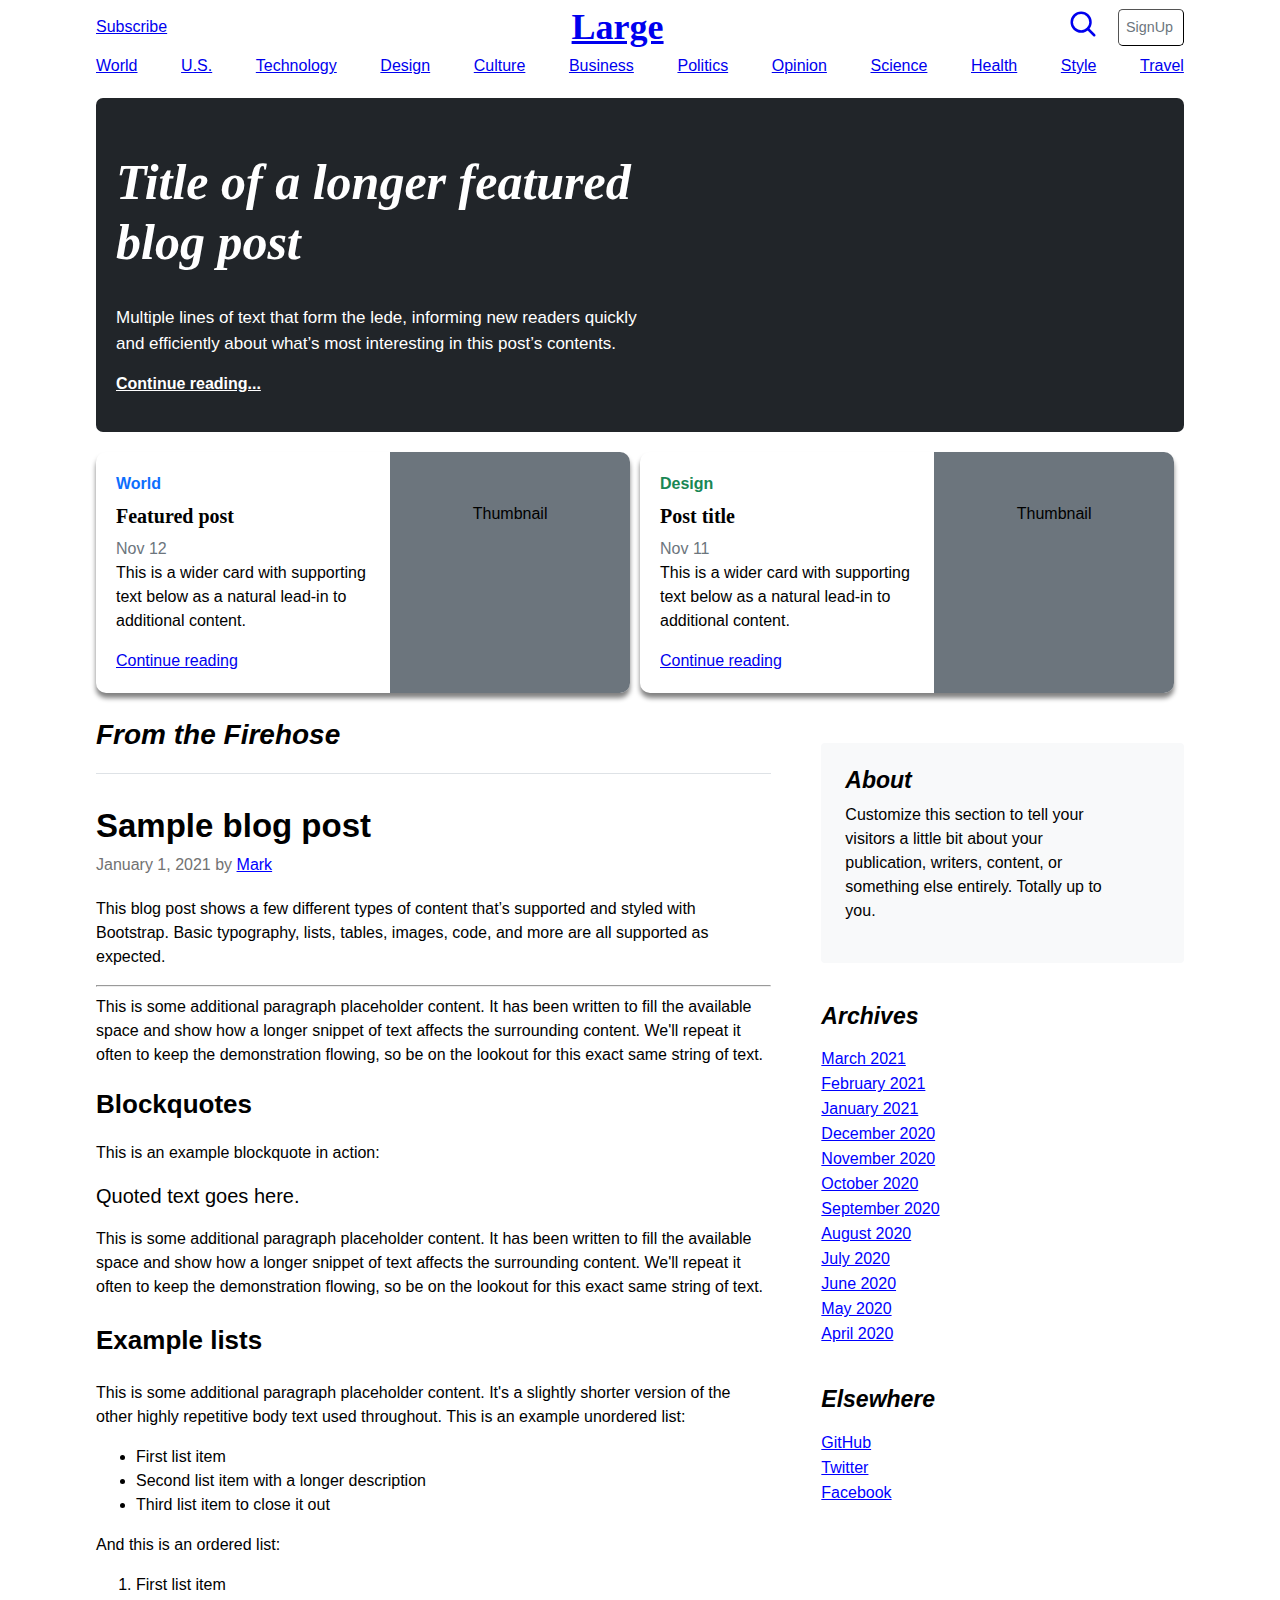
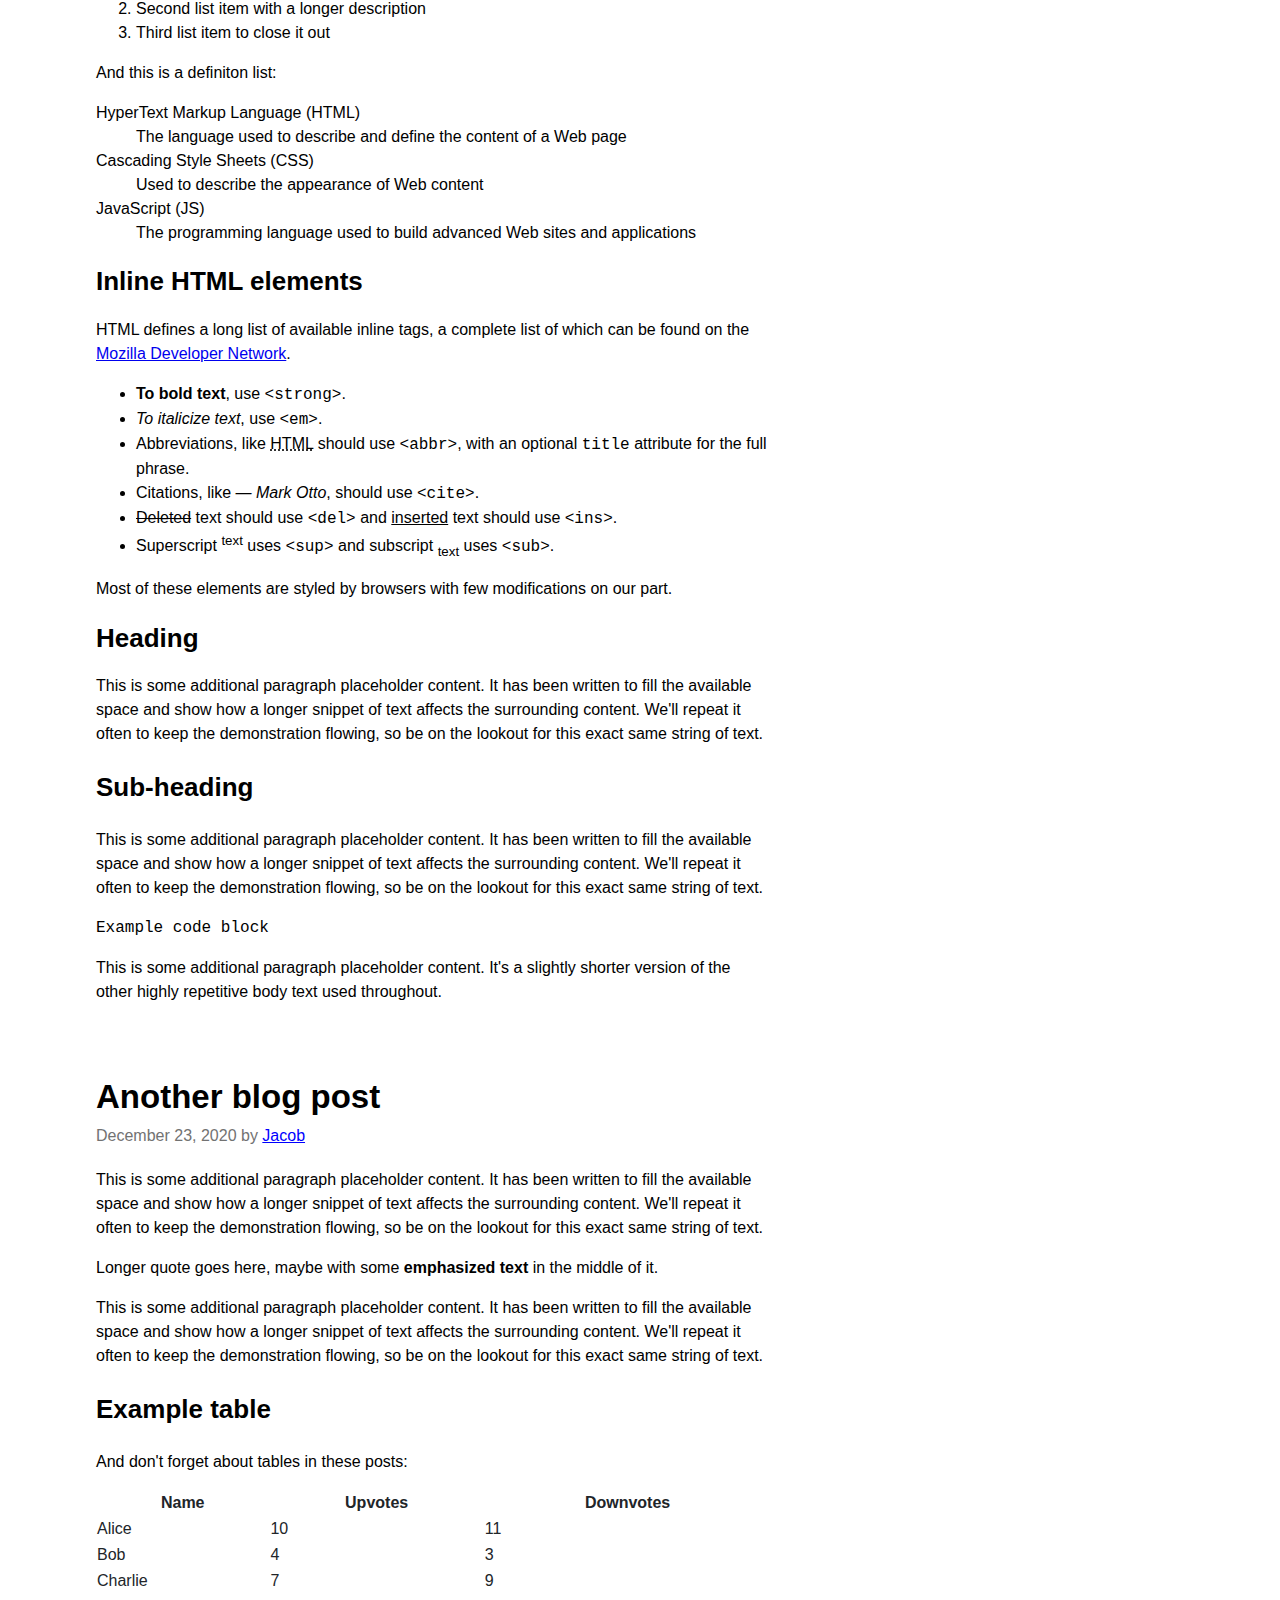
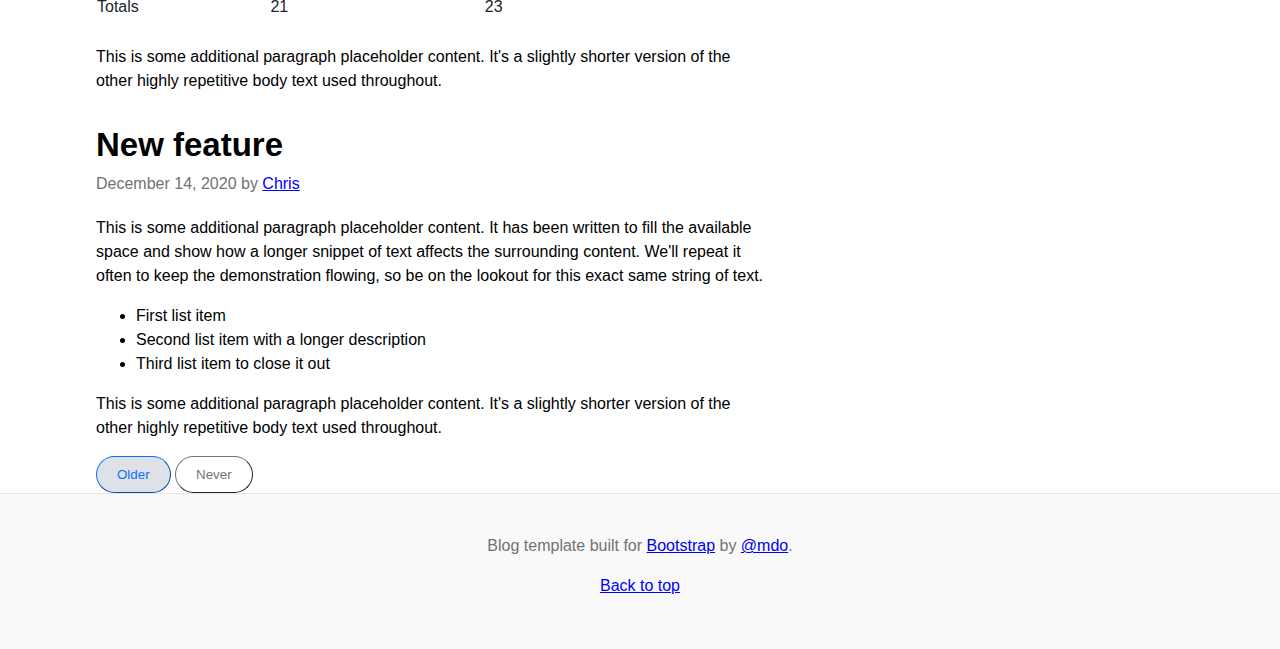
<file: index.html>
<!DOCTYPE html>
<html lang="en">
<head>
    <meta charset="UTF-8">
    <meta name="viewport" content="width=device-width, initial-scale=1.0">
    <title>Document</title>
    <link rel="stylesheet" href="style.css">
</head>
<body>
  <div class="container">
    <header >
        <div class="head">
            <div class="blog__subscribe">
                <a class="link" href="#">Subscribe</a>
            </div>
            <div class="blog__head">
                <a class="blog__heading" href="#"><strong>Large</strong></a>
              </div>
            <div class="blog__searchsignup">
                <a class="link1" href="#search" aria-label="Search">
                    <svg xmlns="http://www.w3.org/2000/svg" width="30" height="30" fill="none" stroke="currentColor" stroke-linecap="round" stroke-linejoin="round" stroke-width="2" class="mx-3" role="img" viewBox="0 0 24 24"><title>Search</title><circle cx="10.5" cy="10.5" r="7.5"></circle><path d="M21 21l-5.2-5.2"></path></svg>
                  </a>
                  <button type="button" class="blog__signup">SignUp</button>
            </div>
        </div>
        <div class="nav">
            <nav class="nav__navigation">
              <a class="link" href="#">World</a>
              <a class="link" href="#">U.S.</a>
              <a class="link" href="#">Technology</a>
              <a class="link" href="#">Design</a>
              <a class="link" href="#">Culture</a>
              <a class="link" href="#">Business</a>
              <a class="link" href="#">Politics</a>
              <a class="link" href="#">Opinion</a>
              <a class="link" href="#">Science</a>
              <a class="link" href="#">Health</a>
              <a class="link" href="#">Style</a>
              <a class="link" href="#">Travel</a>
            </nav>
          </div>
    </header>
    
    <div class="content">
        <div class="banner">
            <div class="banner__content">
            <h1 class="banner__title">Title of a longer featured blog post</h1>
            <p class="banner__paragraph">Multiple lines of text that form the lede, informing new readers quickly and efficiently about what’s most  interesting in this post’s contents.</p>
            <p class="banner__continue">Continue reading...</p>
          </div>
        </div>
        <div class="cards">
            <div class="cardthumbnail"> 
              <div class="card">
                <strong class="card__head1">World</strong>
                <h3 class="card__title">Featured post</h3>
                <div class="card__date">Nov 12</div>
                <p class="card__para">This is a wider card with supporting text below as a natural lead-in to additional content.</p>
                <a href="#" class="card__link">Continue reading</a>
              </div>
                <div class="thumbnail">
                  <p>Thumbnail</p>
                </div>         
            </div>       
           <div class="cardthumbnail">
             <div class="card">
                <strong class="card__head2">Design</strong>
                <h3 class="card__title">Post title</h3>
                <div class="card__date">Nov 11</div>
                <p class="card__para">This is a wider card with supporting text below as a natural lead-in to additional content.</p>
                <a href="#" class="card__link">Continue reading</a>
              </div> 
                <div class="thumbnail">
                  <p>Thumbnail</p>
                </div>
           </div>
          </div>
        <div class="body">         
            <div class="post3">
             <h3 class="bodyhead1"> From the Firehose</h3>
             <article class="post">
               <h2 class="post__head">Sample blog post</h2>
               <p class="post__date">January 1, 2021 by <a href="#" style="color:blue;">Mark</a></p>
               <p class="post__para">This blog post shows a few different types of content that’s supported and styled with Bootstrap. Basic typography, lists, tables, images, code, and more are all supported as expected.</p>
               <hr>
               <p class="post__para">This is some additional paragraph placeholder content. It has been written to fill the available space and show how a longer snippet of text affects the surrounding content. We'll repeat it often to keep the demonstration flowing, so be on the lookout for this exact same string of text.</p>
               <h2 class="post__head2">Blockquotes</h2>
               <p class="post__para">This is an example blockquote in action:</p>
                <p class="post__blockquote">Quoted text goes here.</p>
                <p class="post__para">This is some additional paragraph placeholder content. It has been written to fill the available space and show how a longer snippet of text affects the surrounding content. We'll repeat it often to keep the demonstration flowing, so be on the lookout for this exact same string of text.</p>
                <h3 class="post__head2">Example lists</h3>
                <p class="post__para">This is some additional paragraph placeholder content. It's a slightly shorter version of the other highly repetitive body text used throughout. This is an example unordered list:</p>
                <ul>
                  <li>First list item</li>
                  <li>Second list item with a longer description</li>
                  <li>Third list item to close it out</li>
                </ul>
                <p class="post__para">And this is an ordered list:</p>
                <ol>
                  <li>First list item</li>
                  <li>Second list item with a longer description</li>
                  <li>Third list item to close it out</li>
                </ol>
                <p class="post__para">And this is a definiton list:</p>
                <dl>
                  <dt class="post__head3">HyperText Markup Language (HTML)</dt>
                  <dd class="post__para">The language used to describe and define the content of a Web page</dd>
                  <dt class="post__head3">Cascading Style Sheets (CSS)</dt>
                  <dd class="post__para">Used to describe the appearance of Web content</dd>
                  <dt class="post__head3">JavaScript (JS)</dt>
                  <dd class="post__para">The programming language used to build advanced Web sites and applications</dd>
                </dl>
                <h2 class="post__head2">Inline HTML elements</h2>
                <p class="post__para">HTML defines a long list of available inline tags, a complete list of which can be found on the <a href="https://developer.mozilla.org/en-US/docs/Web/HTML/Element">Mozilla Developer Network</a>.</p>
                <ul>
                  <li><strong>To bold text</strong>, use <code class="language-plaintext highlighter-rouge">&lt;strong&gt;</code>.</li>
                  <li><em>To italicize text</em>, use <code class="language-plaintext highlighter-rouge">&lt;em&gt;</code>.</li>
                  <li>Abbreviations, like <abbr title="HyperText Markup Langage">HTML</abbr> should use <code class="language-plaintext highlighter-rouge">&lt;abbr&gt;</code>, with an optional <code class="language-plaintext highlighter-rouge">title</code> attribute for the full phrase.</li>
                  <li>Citations, like <cite>— Mark Otto</cite>, should use <code class="language-plaintext highlighter-rouge">&lt;cite&gt;</code>.</li>
                  <li><del>Deleted</del> text should use <code class="language-plaintext highlighter-rouge">&lt;del&gt;</code> and <ins>inserted</ins> text should use <code class="language-plaintext highlighter-rouge">&lt;ins&gt;</code>.</li>
                  <li>Superscript <sup>text</sup> uses <code class="language-plaintext highlighter-rouge">&lt;sup&gt;</code> and subscript <sub>text</sub> uses <code class="language-plaintext highlighter-rouge">&lt;sub&gt;</code>.</li>
                </ul>
                <p class="post__para">Most of these elements are styled by browsers with few modifications on our part.</p>
                <h2 class="post__head2">Heading</h2>
                <p class="post__para">This is some additional paragraph placeholder content. It has been written to fill the available space and show how a longer snippet of text affects the surrounding content. We'll repeat it often to keep the demonstration flowing, so be on the lookout for this exact same string of text.</p>
                <h3 class="post__head2">Sub-heading</h3>
                <p class="post__para">This is some additional paragraph placeholder content. It has been written to fill the available space and show how a longer snippet of text affects the surrounding content. We'll repeat it often to keep the demonstration flowing, so be on the lookout for this exact same string of text.</p>
                <pre><code>Example code block</code></pre>
                <p class="post__para">This is some additional paragraph placeholder content. It's a slightly shorter version of the other highly repetitive body text used throughout.</p>
             </article>
             <br>
             <artcle class="post">
              <h2 class="post__head">Another blog post</h2>
              <p class="post__date">December 23, 2020 by <a href="#" style="color:blue;">Jacob</a></p>
              <p class="post__para">This is some additional paragraph placeholder content. It has been written to fill the available space and show how a longer snippet of text affects the surrounding content. We'll repeat it often to keep the demonstration flowing, so be on the lookout for this exact same string of text.</p>
              <p class="post__para">Longer quote goes here, maybe with some <strong>emphasized text</strong> in the middle of it.</p>
              <p class="post__para"> This is some additional paragraph placeholder content. It has been written to fill the available space and show how a longer snippet of text affects the surrounding content. We'll repeat it often to keep the demonstration flowing, so be on the lookout for this exact same string of text.</p>
              <h3 class="post__head2">Example table</h3>
              <p class="post__para">And don't forget about tables in these posts:</p>
              <table class="post__table">
                <thead>
                  <tr>
                    <th>Name</th>
                    <th>Upvotes</th>
                    <th>Downvotes</th>
                  </tr>
                </thead>
                <tbody>
                  <tr>
                    <td>Alice</td>
                    <td>10</td>
                    <td>11</td>
                  </tr>
                  <tr>
                    <td>Bob</td>
                    <td>4</td>
                    <td>3</td>
                  </tr>
                  <tr>
                    <td class="total">Charlie</td>
                    <td class="total">7</td>
                    <td class="total">9</td>
                  </tr>
                </tbody>
                <tfoot>
                  <tr>
                    <td>Totals</td>
                    <td>21</td>
                    <td>23</td>
                  </tr>
                </tfoot>
              </table>
              <br>
              <p class="post__para">This is some additional paragraph placeholder content. It's a slightly shorter version of the other highly repetitive body text used throughout.</p>
             </artcle>
             <article class="post">
              <h2 class="post__head">New feature</h2>
              <p class="post__date">December 14, 2020 by <a href="#" style="color:blue;">Chris</a></p>
              <p class="post__para">This is some additional paragraph placeholder content. It has been written to fill the available space and show how a longer snippet of text affects the surrounding content. We'll repeat it often to keep the demonstration flowing, so be on the lookout for this exact same string of text.</p>
              <ul>
                <li>First list item</li>
                <li>Second list item with a longer description</li>
                <li>Third list item to close it out</li>
              </ul>
              <p class="post__para">This is some additional paragraph placeholder content. It's a slightly shorter version of the other highly repetitive body text used throughout.</p>
             </article>
             <nav class="navbutton">
               <button class="navbutton__old" type="button">Older</button>
               <button class="navbutton__nevr" type="button">Never</button>
             </nav>
           </div>
          
          <div class="details" style="top:2rem;">
            <div class="about">
              <h4 class="about__head">About</h4>
              <p class="post__para">Customize this section to tell your visitors a little bit about your publication, writers, content, or something else entirely. Totally up to you.</p>
            </div>
            <br>
            <div class="archieve">
              <h4 class="about__head" style="text-align:justify;">Archives</h4>
              <ol class="archieve__list">
                <li><a href="#" style="color:blue;">March 2021</a></li>
                <li><a href="#" style="color:blue;">February 2021</a></li>
                <li><a href="#" style="color:blue;">January 2021</a></li>
                <li><a href="#" style="color:blue;">December 2020</a></li>
                <li><a href="#" style="color:blue;">November 2020</a></li>
                <li><a href="#" style="color:blue;">October 2020</a></li>
                <li><a href="#" style="color:blue;">September 2020</a></li>
                <li><a href="#" style="color:blue;">August 2020</a></li>
                <li><a href="#" style="color:blue;">July 2020</a></li>
                <li><a href="#" style="color:blue;">June 2020</a></li>
                <li><a href="#" style="color:blue;">May 2020</a></li>
                <li><a href="#" style="color:blue;">April 2020</a></li>
              </ol>
            </div>
            <br>
            <div class="elsewhere">
              <h4 class="about__head">Elsewhere</h4>
              <ol class="archieve__list">
                <li><a href="#" style="color:blue;">GitHub</a></li>
                <li><a href="#" style="color:blue;">Twitter</a></li>
                <li><a href="#" style="color:blue;">Facebook</a></li>
              </ol>
            </div>
          </div>
        </div>
            
        </div>
    </div>
    <footer class="blog-footer">
      <p>Blog template built for <a href="https://getbootstrap.com/">Bootstrap</a> by <a href="https://twitter.com/mdo">@mdo</a>.</p>
      <p>
        <a href="#" style="color:blue;">Back to top</a>
      </p>
    </footer>
  </div>
</body>
</html>
</file>
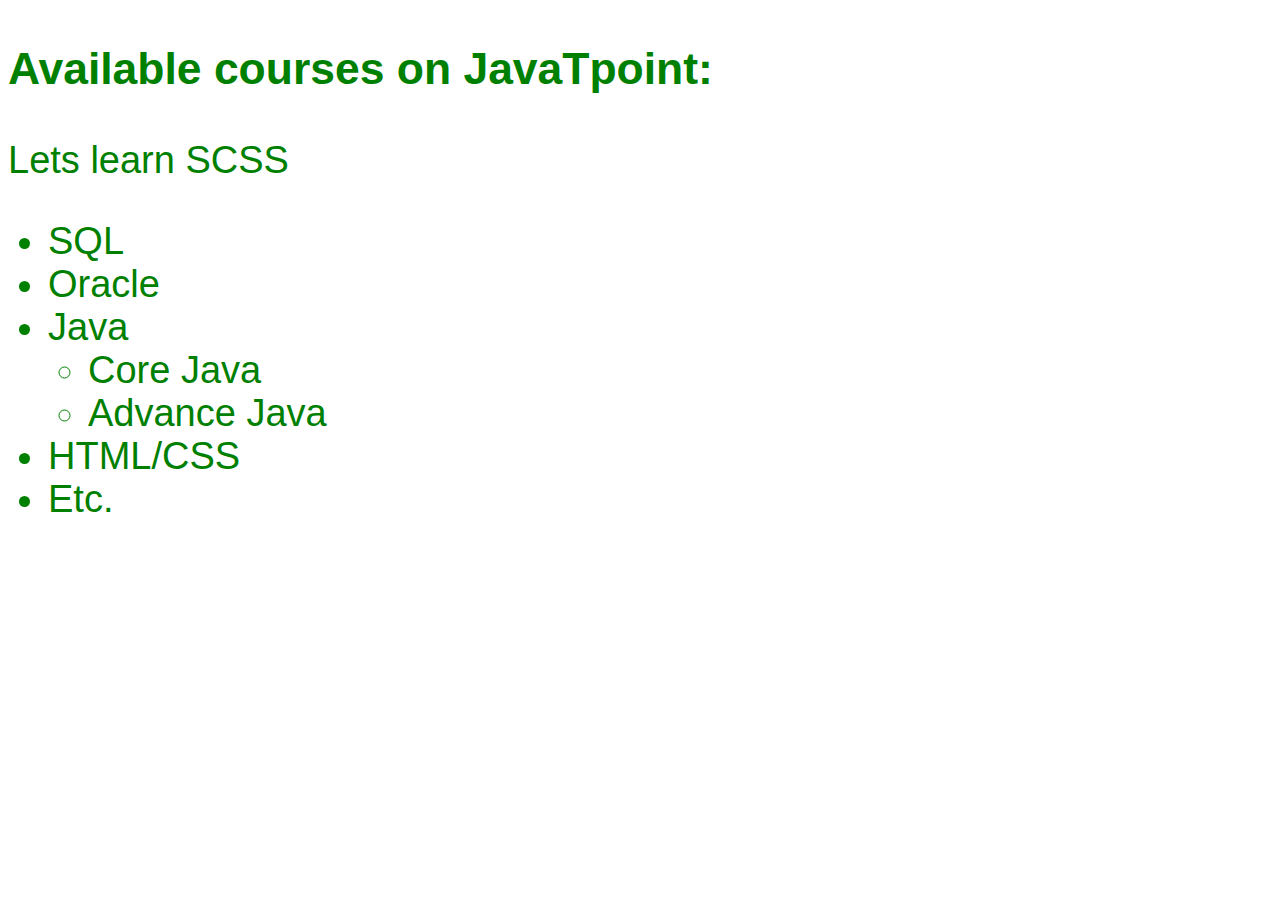
<file: test.html>
<!DOCTYPE html>  
<html>    
<head>    
   <title> Nesting example of sass</title>    
   <link rel="stylesheet" type="text/css" href="style_2.css"/>    
</head>    
<body>  
<h3>Available courses on JavaTpoint:</h3>  
<p>Lets learn SCSS</p>
<ul id="container">  
  <li>SQL</li>  
  <li>Oracle</li>  
  <li>Java  
    <ul>  
      <li>Core Java</li>  
      <li>Advance Java</li>  
    </ul>  
  </li>  
  <li>HTML/CSS</li>  
  <li>Etc.</li>  
</ul>  
</body>  
</html>
</file>
<file: style.css>
body {
  margin: auto;
  font-size: 1rem;
  font-family: sans-serif;
  font-weight: 400;
  background-color: #fff;
  box-sizing: border-box;
  -webkit-text-size-adjust: 100%;
     -moz-text-size-adjust: 100%;
          text-size-adjust: 100%;
  scrollbar-highlight-color: transparent;
  line-height: 1.5;
  margin-top: 0%;
  padding-left: 0px;
  padding-right: 0px;
  overflow-x: hidden;
  overflow-y: scroll;
  width: 100%;
  overflow-x: hidden;
}

.container {
  width: 85%;
  margin: auto;
  width: 85%;
  margin: auto;
}

.banner {
  background-color: #212529;
  color: white;
  text-align: start;
  border-radius: 7px;
  width: 100%;
  margin: auto;
}
.banner__content {
  width: 50%;
  padding: 20px;
  margin: 20px 0;
}
.banner__title {
  font-family: "Playfair Display", Georgia, "Times New Roman", serif;
  font-size: 50px;
  font-weight: bold;
  font-style: italic;
  line-height: 60px;
}
.banner__paragraph {
  font-family: var(--bs-font-sans-serif);
  font-style: normal;
  font-size: 17px;
  font-weight: normal;
}

p {
  display: block;
  margin-block-start: 1em;
  margin-block-end: 1em;
  margin-inline-start: 0px;
  margin-inline-end: 0px;
}

.banner__continue {
  font-weight: bold;
  color: white;
  text-decoration: underline;
}

.blog__heading {
  text-decoration: underline;
  text-align: center;
  font-family: "Times New Roman", Times, serif;
  color: #212529;
  font-size: 2.25rem;
}

.link {
  color: #6c757d;
  box-sizing: border-box;
  cursor: pointer;
  text-decoration: underline;
}

.blog__searchsignup {
  display: flex;
  flex-direction: row;
}

.link1 {
  padding-right: 20px;
  color: #6c757d;
}

.blog__signup {
  border-radius: 0.3rem;
  padding: 7px;
  font-size: 0.896rem;
  color: #6c757d;
  background-color: white;
  border-width: 0.1rem;
  padding-right: 10px;
}

.nav__navigation {
  display: flex;
  justify-content: space-between;
}

.head {
  display: flex;
  flex-direction: row;
  justify-content: space-between;
  align-items: center;
  flex-wrap: wrap;
}

.cards {
  font-size: 1rem;
  font-family: sans-serif;
  font-weight: 400;
  -webkit-text-size-adjust: 100%;
     -moz-text-size-adjust: 100%;
          text-size-adjust: 100%;
  line-height: 1.5;
  display: flex;
  justify-content: space-between;
}

.cardthumbnail {
  font-size: 1rem;
  font-weight: 400;
  -webkit-text-size-adjust: 100%;
     -moz-text-size-adjust: 100%;
          text-size-adjust: 100%;
  line-height: 1.5;
  box-shadow: 0 5px 5px 0 grey;
  width: 100%;
  margin: auto;
  margin-right: 10px;
  text-align: start;
  font-family: arial;
  border-radius: 10px;
  display: flex;
  border-color: grey;
}

.card {
  width: 100%;
  padding: 20px;
}
.card__head1 {
  color: #0d6efd;
}
.card__title {
  font-family: "Playfair Display", Georgia, "Times New Roman", serif;
  font-style: initial;
  font-size: 20px;
  line-height: 1px;
}
.card__date {
  color: #6c757d;
}
.card__head2 {
  color: #198754;
}

p {
  margin-top: 0;
  margin-bottom: 1rem;
}

a:-webkit-any-link {
  color: -webkit-link;
  cursor: pointer;
  text-decoration: underline;
}

.thumbnail {
  background-color: #6c757d;
  width: 55%;
  padding: 50px;
  text-align: center;
  border-radius: 0px 10px 10px 0;
}

.body {
  display: flex;
}

.bodyhead1 {
  font-style: italic;
  border-bottom: 1px solid #dee2e6;
  padding-bottom: 1.5rem;
  margin-bottom: 1.5rem;
  font-weight: 550;
  margin-top: 1.2;
  line-height: 1;
  font-size: 28px;
}

.post__head {
  margin-bottom: 2.5px;
  font-size: 33px;
  font-weight: bolder;
}

.post__date {
  margin-bottom: 1.25rem;
  color: #727272;
}

p {
  margin-top: 0;
  margin-bottom: 1rem;
}

.post__head2 {
  font-size: 26px;
  font-weight: bolder;
  line-height: 30px;
}

.post__blockquote {
  font-size: 20px;
  font-weight: 100;
}

.post__table {
  display: table;
  border-collapse: collapse;
  box-sizing: border-box;
  text-indent: initial;
  border-spacing: 2px;
  border-color: #dee2e6;
  caption-side: bottom;
  color: #212529;
  width: 100%;
  margin-bottom: 1px;
  vertical-align: top;
}

thead {
  display: table-header-group;
  vertical-align: middle;
  border-color: inherit;
}

th {
  display: table-cell;
  vertical-align: inherit;
  font-weight: bold;
  text-align: -internal-center;
}

tr {
  display: table-row;
  vertical-align: inherit;
  border-color: inherit;
}

.navbutton__old {
  background-color: #dee2e6;
  padding: 10px 20px;
  border-radius: 2rem;
  border-color: #0d6efd;
  border-width: 1px;
  color: #0d6efd;
}

.navbutton__nevr {
  background-color: white;
  padding: 10px 20px;
  border-radius: 2rem;
  border-color: #6c757d;
  color: #6c757d;
  border-width: 1px;
}

.details {
  padding-right: 0px;
  padding-left: 50px;
  margin-top: 50px;
}

.about {
  border-radius: 0.25rem;
  background-color: #f8f9fa;
  padding: 1.5rem;
  margin-bottom: 1rem;
  padding-right: 80px;
  background-size: 100px;
}

.about__head {
  font-style: italic;
  font-size: 23px;
  margin-top: 0;
  margin-bottom: 0.5rem;
  font-weight: 900;
  line-height: 1.2;
}

.archieve__list {
  list-style: none;
  line-height: 25px;
  text-align: start;
  padding-left: 0px;
}

.blog-footer {
  padding: 2.5rem 0;
  color: #727272;
  text-align: center;
  background-color: #f9f9f9;
  border-top: 0.05rem solid #e5e5e5;
}/*# sourceMappingURL=style.css.map */
</file>
<file: style_2.css>
p {
  color: green;
}

body {
  font-family: Helvetica, sans-serif;
  font-size: 38px;
  color: green;
}

h3 {
  color: green;
}

#container {
  width: 680px;
}

nav ul {
  margin: 0;
  padding: 0;
  list-style: none;
  color: aqua;
}
nav li {
  display: inline-block;
}
nav a {
  display: block;
  padding: 6px 12px;
  text-decoration: none;
}

.danger {
  color: red;
  font-size: 25px;
  font-weight: bold;
  border: 1px solid blue;
  background-color: green;
}/*# sourceMappingURL=style_2.css.map */
</file>
